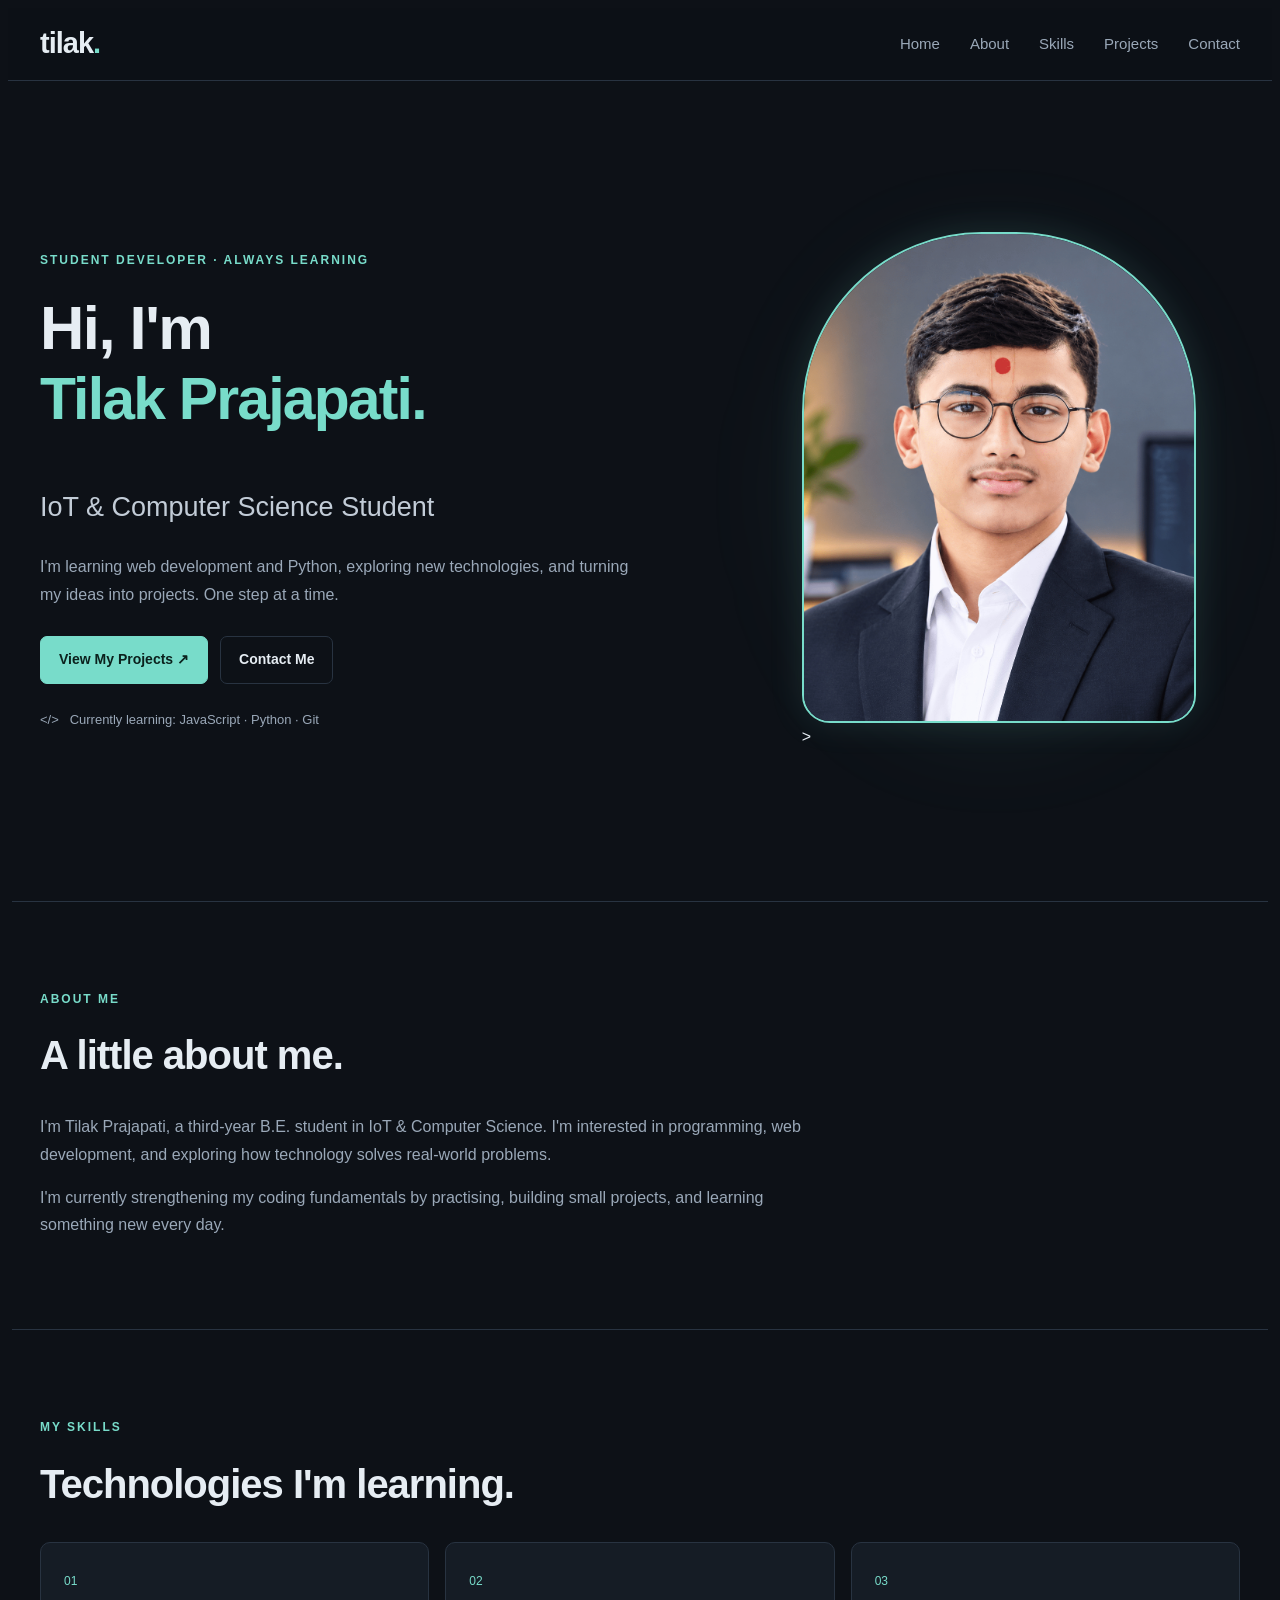
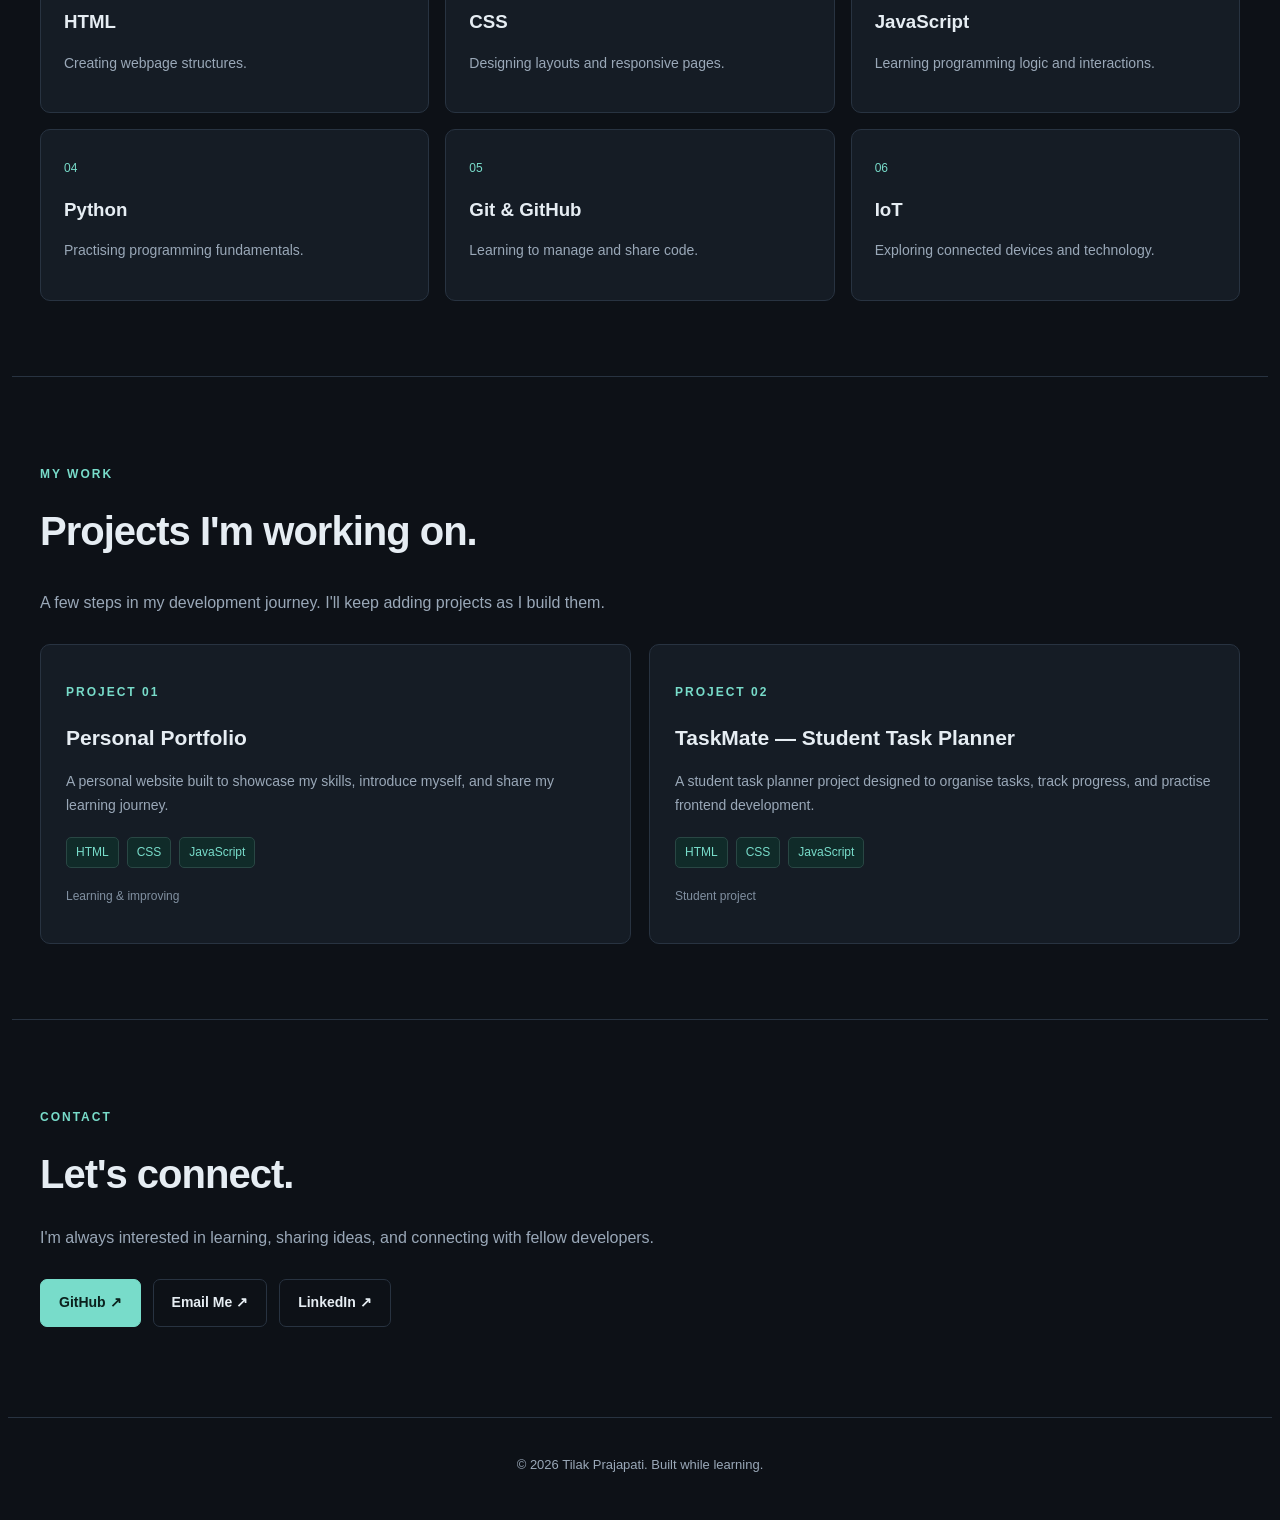
<file: index.html>
<!DOCTYPE html>
<html lang="en">
<head>
    <meta charset="UTF-8">
    <meta name="viewport" content="width=device-width, initial-scale=1.0">

    <title>Tilak Prajapati | Developer Portfolio</title>

    <meta name="description"
          content="Tilak Prajapati — B.E. IoT and Computer Science student learning web development and Python.">

    <meta name="theme-color" content="#0d1117">

    <link rel="stylesheet" href="style.css">
</head>

<body>

    <!-- Navigation -->
    <header>
        <nav class="navbar">
            <a href="#home" class="logo">tilak<span>.</span></a>

            <button
                class="menu-btn"
                id="menuBtn"
                aria-label="Toggle navigation menu"
                aria-expanded="false"
                aria-controls="navLinks">
                ☰
            </button>

            <ul class="nav-links" id="navLinks">
                <li><a href="#home">Home</a></li>
                <li><a href="#about">About</a></li>
                <li><a href="#skills">Skills</a></li>
                <li><a href="#projects">Projects</a></li>
                <li><a href="#contact">Contact</a></li>
            </ul>
        </nav>
    </header>

    <main>

        <!-- Home / Hero -->
        <section class="hero" id="home">

            <div class="hero-content">

                <p class="tagline">STUDENT DEVELOPER · ALWAYS LEARNING</p>

                <h1>
                    Hi, I'm<br>
                    <span class="hero-name">Tilak Prajapati.</span>
                </h1>

                <h2>IoT &amp; Computer Science Student</h2>

                <p class="intro">
                    I'm learning web development and Python, exploring new
                    technologies, and turning my ideas into projects.
                    One step at a time.
                </p>

                <div class="hero-buttons">
                    <a href="#projects" class="btn primary-btn">
                        View My Projects ↗
                    </a>

                    <a href="#contact" class="btn secondary-btn">
                        Contact Me
                    </a>
                </div>

                <p class="learning">
                    &lt;/&gt; &nbsp; Currently learning: JavaScript · Python · Git
                </p>

            </div>

            <!-- Profile Photo -->
            <div class="hero-image">
                <div class="photo-glow"></div>
<img
    src="./my-photo.jpg"
    alt="Tilak Prajapati"
    class="profile-photo"
>
>
            </div>

        </section>

        <!-- About -->
        <section class="section" id="about">

            <p class="section-label">ABOUT ME</p>

            <h2>A little about me.</h2>

            <div class="about-content">
                <p>
                    I'm Tilak Prajapati, a third-year B.E. student in
                    IoT &amp; Computer Science. I'm interested in programming,
                    web development, and exploring how technology solves
                    real-world problems.
                </p>

                <p>
                    I'm currently strengthening my coding fundamentals
                    by practising, building small projects, and learning
                    something new every day.
                </p>
            </div>

        </section>

        <!-- Skills -->
        <section class="section" id="skills">

            <p class="section-label">MY SKILLS</p>

            <h2>Technologies I'm learning.</h2>

            <div class="skills-grid">

                <article class="card">
                    <span class="number">01</span>
                    <h3>HTML</h3>
                    <p>Creating webpage structures.</p>
                </article>

                <article class="card">
                    <span class="number">02</span>
                    <h3>CSS</h3>
                    <p>Designing layouts and responsive pages.</p>
                </article>

                <article class="card">
                    <span class="number">03</span>
                    <h3>JavaScript</h3>
                    <p>Learning programming logic and interactions.</p>
                </article>

                <article class="card">
                    <span class="number">04</span>
                    <h3>Python</h3>
                    <p>Practising programming fundamentals.</p>
                </article>

                <article class="card">
                    <span class="number">05</span>
                    <h3>Git &amp; GitHub</h3>
                    <p>Learning to manage and share code.</p>
                </article>

                <article class="card">
                    <span class="number">06</span>
                    <h3>IoT</h3>
                    <p>Exploring connected devices and technology.</p>
                </article>

            </div>

        </section>

        <!-- Projects -->
        <section class="section" id="projects">

            <p class="section-label">MY WORK</p>

            <h2>Projects I'm working on.</h2>

            <p class="section-description">
                A few steps in my development journey.
                I'll keep adding projects as I build them.
            </p>

            <div class="projects-grid">

                <article class="project-card">
                    <p class="project-label">PROJECT 01</p>

                    <h3>Personal Portfolio</h3>

                    <p>
                        A personal website built to showcase my skills,
                        introduce myself, and share my learning journey.
                    </p>

                    <div class="tech">
                        <span>HTML</span>
                        <span>CSS</span>
                        <span>JavaScript</span>
                    </div>

                    <p class="project-status">Learning &amp; improving</p>
                </article>

                <article class="project-card">
                    <p class="project-label">PROJECT 02</p>

                    <h3>TaskMate — Student Task Planner</h3>

                    <p>
                        A student task planner project designed to organise
                        tasks, track progress, and practise frontend development.
                    </p>

                    <div class="tech">
                        <span>HTML</span>
                        <span>CSS</span>
                        <span>JavaScript</span>
                    </div>

                    <p class="project-status">Student project</p>
                </article>

            </div>

        </section>

        <!-- Contact -->
        <section class="section contact-section" id="contact">

            <p class="section-label">CONTACT</p>

            <h2>Let's connect.</h2>

            <p class="section-description">
                I'm always interested in learning, sharing ideas,
                and connecting with fellow developers.
            </p>

            <div class="contact-buttons">

                <a
                    href="https://github.com/tilakprajapati-2607"
                    class="btn primary-btn"
                    target="_blank"
                    rel="noopener noreferrer">
                    GitHub ↗
                </a>

                <a
                    href="mailto:tilakprajapati2607@gmail.com"
                    class="btn secondary-btn">
                    Email Me ↗
                </a>

                <a
                    href="https://www.linkedin.com/in/tilak-prajapati-20487b446/"
                    class="btn secondary-btn"
                    target="_blank"
                    rel="noopener noreferrer">
                    LinkedIn ↗
                </a>

            </div>

        </section>

    </main>

    <!-- Footer -->
    <footer>
        <p>
            © <span id="year"></span> Tilak Prajapati. Built while learning.
        </p>
    </footer>

    <script src="script.js"></script>

</body>
</html>
</file>
<file: style.css>
```css
/* ===== Basic Setup ===== */
* {
    margin: 0;
    padding: 0;
    box-sizing: border-box;
}

:root {
    --background: #0d1117;
    --card: #151c25;
    --text: #e6edf3;
    --muted: #9aa8b8;
    --accent: #78dcca;
    --border: #283341;
}

html {
    scroll-behavior: smooth;
    scroll-padding-top: 85px;
}

body {
    font-family: "Segoe UI", Arial, Helvetica, sans-serif;
    background: var(--background);
    color: var(--text);
    line-height: 1.7;
    overflow-x: hidden;
}

a {
    color: inherit;
    text-decoration: none;
}

img {
    max-width: 100%;
    display: block;
}

/* ===== Navigation ===== */
header {
    position: sticky;
    top: 0;
    z-index: 100;
    background: rgba(13, 17, 23, 0.96);
    border-bottom: 1px solid var(--border);
    backdrop-filter: blur(12px);
}

.navbar {
    max-width: 1200px;
    min-height: 72px;
    margin: auto;
    padding: 0 28px;
    display: flex;
    align-items: center;
    justify-content: space-between;
}

.logo {
    font-size: 29px;
    font-weight: 800;
    letter-spacing: -1px;
}

.logo span {
    color: var(--accent);
}

.nav-links {
    display: flex;
    align-items: center;
    gap: 30px;
    list-style: none;
}

.nav-links a {
    color: var(--muted);
    font-size: 15px;
    transition: color 0.25s ease;
}

.nav-links a:hover {
    color: var(--accent);
}

.menu-btn {
    display: none;
    background: transparent;
    border: 1px solid var(--border);
    color: var(--text);
    border-radius: 7px;
    padding: 6px 11px;
    font-size: 22px;
    cursor: pointer;
}

/* ===== Hero Section ===== */
.hero {
    max-width: 1200px;
    min-height: 650px;
    margin: auto;
    padding: 85px 28px;
    display: grid;
    grid-template-columns: 1.15fr 0.85fr;
    align-items: center;
    gap: 55px;
}

.hero-content {
    min-width: 0;
}

.tagline,
.section-label,
.project-label {
    color: var(--accent);
    font-size: 12px;
    letter-spacing: 2px;
    font-weight: 700;
}

.hero h1 {
    margin-top: 22px;
    font-size: clamp(38px, 4.8vw, 66px);
    line-height: 1.15;
    letter-spacing: -1.5px;
    font-weight: 750;
}

.hero-name {
    display: inline-block;
    color: var(--accent);
    font-family: "Segoe UI", Arial, sans-serif;
    font-size: clamp(37px, 4.6vw, 63px);
    font-weight: 800;
    letter-spacing: -1.8px;
    overflow-wrap: anywhere;
}

.hero h2 {
    margin-top: 18px;
    font-size: clamp(19px, 2.2vw, 27px);
    color: #c2ccd7;
    font-weight: 400;
}

.intro {
    max-width: 600px;
    margin-top: 18px;
    color: var(--muted);
    font-size: 16px;
}

.hero-buttons,
.contact-buttons {
    display: flex;
    gap: 12px;
    flex-wrap: wrap;
    margin-top: 28px;
}

.btn {
    display: inline-flex;
    align-items: center;
    justify-content: center;
    padding: 11px 18px;
    border-radius: 7px;
    font-size: 14px;
    font-weight: 700;
    transition: transform 0.2s ease, background 0.2s ease,
        border-color 0.2s ease;
}

.btn:hover {
    transform: translateY(-2px);
}

.primary-btn {
    background: var(--accent);
    color: #0b211d;
    border: 1px solid var(--accent);
}

.primary-btn:hover {
    background: #a0ebdf;
}

.secondary-btn {
    border: 1px solid var(--border);
    color: var(--text);
}

.secondary-btn:hover {
    border-color: var(--accent);
}

.learning {
    margin-top: 25px;
    color: #9aa8b8;
    font-size: 13px;
}

/* ===== Profile Photo: Right Side ===== */
.hero-image {
    position: relative;
    width: 100%;
    max-width: 390px;
    justify-self: center;
    isolation: isolate;
}

.photo-glow {
    position: absolute;
    z-index: -1;
    inset: 12%;
    background: rgba(120, 220, 202, 0.2);
    filter: blur(65px);
    border-radius: 50%;
}

.profile-photo {
    width: 100%;
    aspect-ratio: 4 / 5;
    object-fit: cover;
    object-position: center top;
    border: 2px solid var(--accent);
    border-radius: 180px 180px 28px 28px;
    box-shadow: 0 0 35px rgba(120, 220, 202, 0.12);
    background: var(--card);
}

/* ===== Common Sections ===== */
.section {
    max-width: 1200px;
    margin: auto;
    padding: 75px 28px;
    border-top: 1px solid var(--border);
}

.section h2 {
    margin-top: 12px;
    margin-bottom: 24px;
    font-size: clamp(27px, 4vw, 40px);
    letter-spacing: -1px;
}

.about-content {
    max-width: 780px;
    color: var(--muted);
}

.about-content p + p {
    margin-top: 15px;
}

.section-description {
    max-width: 650px;
    color: var(--muted);
    margin-bottom: 28px;
}

/* ===== Skills ===== */
.skills-grid {
    display: grid;
    grid-template-columns: repeat(3, minmax(0, 1fr));
    gap: 16px;
}

.card {
    padding: 23px;
    background: var(--card);
    border: 1px solid var(--border);
    border-radius: 10px;
    transition: border-color 0.2s ease, transform 0.2s ease;
}

.card:hover {
    border-color: var(--accent);
    transform: translateY(-3px);
}

.number {
    color: var(--accent);
    font-size: 12px;
}

.card h3 {
    margin-top: 13px;
    margin-bottom: 5px;
}

.card p {
    color: var(--muted);
    font-size: 14px;
}

/* ===== Projects ===== */
.projects-grid {
    display: grid;
    grid-template-columns: repeat(2, minmax(0, 1fr));
    gap: 18px;
}

.project-card {
    padding: 25px;
    background: var(--card);
    border: 1px solid var(--border);
    border-radius: 10px;
    transition: border-color 0.2s ease, transform 0.2s ease;
}

.project-card:hover {
    border-color: var(--accent);
    transform: translateY(-3px);
}

.project-card h3 {
    margin: 18px 0 10px;
    font-size: 21px;
}

.project-card > p:not(.project-label):not(.project-status) {
    color: var(--muted);
    font-size: 14px;
}

.tech {
    display: flex;
    gap: 8px;
    flex-wrap: wrap;
    margin-top: 20px;
}

.tech span {
    padding: 4px 9px;
    color: var(--accent);
    background: #102b29;
    border: 1px solid #294744;
    border-radius: 5px;
    font-size: 12px;
}

.project-status {
    margin-top: 18px;
    color: #8190a1;
    font-size: 12px;
}

/* ===== Contact ===== */
.contact-section {
    padding-bottom: 90px;
}

.contact-section h2 {
    margin-bottom: 12px;
}

/* ===== Footer ===== */
footer {
    padding: 23px 20px;
    text-align: center;
    border-top: 1px solid var(--border);
    color: var(--muted);
    font-size: 13px;
}

/* ===== Tablet ===== */
@media (max-width: 900px) {
    .hero {
        grid-template-columns: 1.1fr 0.9fr;
        gap: 28px;
        padding-top: 70px;
        padding-bottom: 70px;
    }

    .hero-image {
        max-width: 320px;
    }

    .hero h1 {
        font-size: clamp(36px, 5vw, 52px);
    }

    .hero-name {
        font-size: clamp(34px, 4.7vw, 50px);
    }

    .skills-grid {
        grid-template-columns: repeat(2, minmax(0, 1fr));
    }
}

/* ===== Mobile Navigation and Layout ===== */
@media (max-width: 650px) {
    .navbar {
        min-height: 65px;
        padding: 0 18px;
    }

    .menu-btn {
        display: block;
    }

    .nav-links {
        display: none;
        position: absolute;
        top: 64px;
        left: 15px;
        right: 15px;
        padding: 12px;
        background: var(--card);
        border: 1px solid var(--border);
        border-radius: 8px;
        flex-direction: column;
        align-items: stretch;
        gap: 0;
    }

    .nav-links.open {
        display: flex;
    }

    .nav-links a {
        display: block;
        padding: 10px;
    }

    .hero {
        min-height: auto;
        grid-template-columns: 1fr;
        gap: 38px;
        padding: 58px 20px 65px;
    }

    .hero-content {
        order: 1;
    }

    .hero-image {
        order: 2;
        width: min(75%, 290px);
        max-width: 290px;
    }

    .hero h1 {
        font-size: clamp(35px, 9vw, 48px);
        letter-spacing: -1px;
    }

    .hero-name {
        font-size: clamp(34px, 8.5vw, 46px);
        letter-spacing: -1.2px;
    }

    .hero h2 {
        font-size: 20px;
    }

    .intro {
        font-size: 15px;
    }

    .section {
        padding: 60px 20px;
    }

    .projects-grid {
        grid-template-columns: 1fr;
    }

    .contact-buttons .btn {
        flex: 1 1 auto;
    }
}

/* ===== Small Mobile ===== */
@media (max-width: 380px) {
    .hero {
        padding-left: 16px;
        padding-right: 16px;
    }

    .hero-name {
        font-size: 32px;
        letter-spacing: -1px;
    }

    .hero-buttons .btn {
        width: 100%;
    }

    .skills-grid {
        grid-template-columns: 1fr;
    }

    .hero-image {
        width: 82%;
    }
}

/* ===== Accessibility ===== */
@media (prefers-reduced-motion: reduce) {
    html {
        scroll-behavior: auto;
    }

    *,
    *::before,
    *::after {
        transition: none !important;
        animation: none !important;
    }
}
```
</file>
